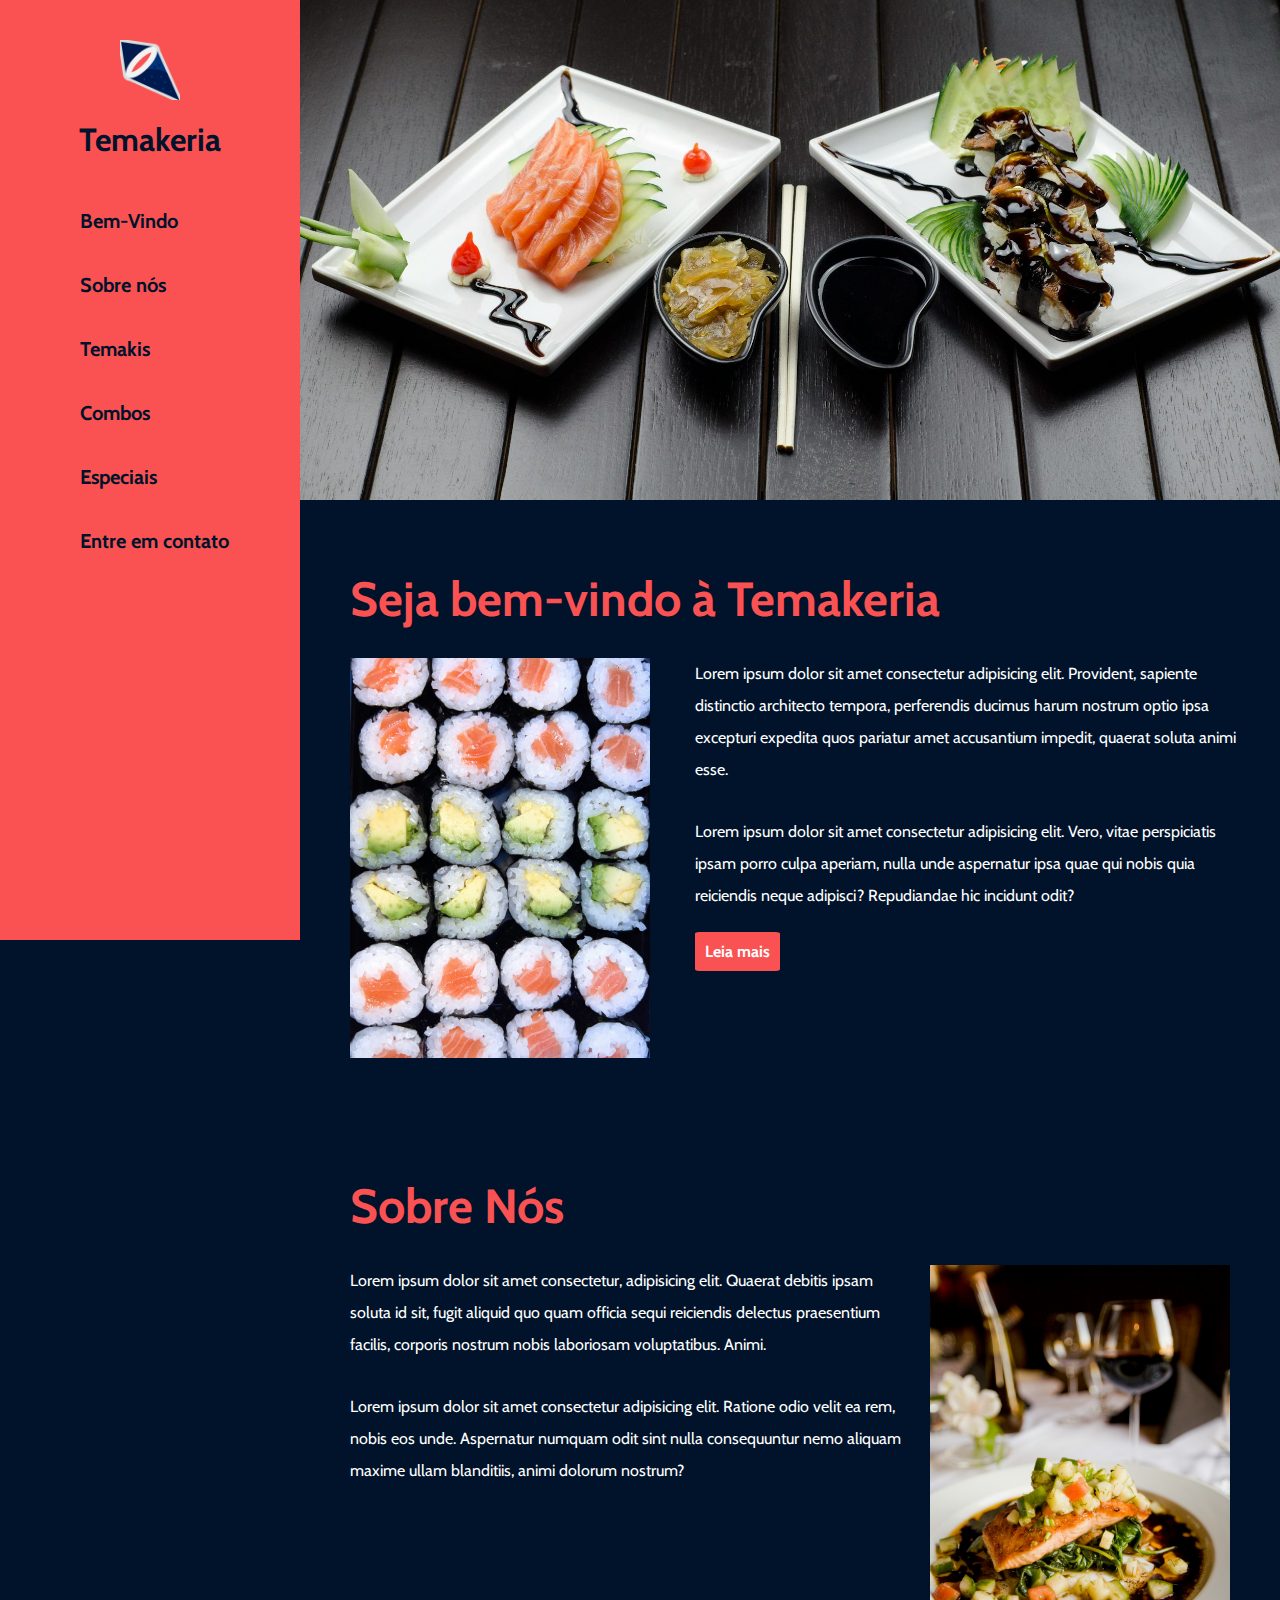
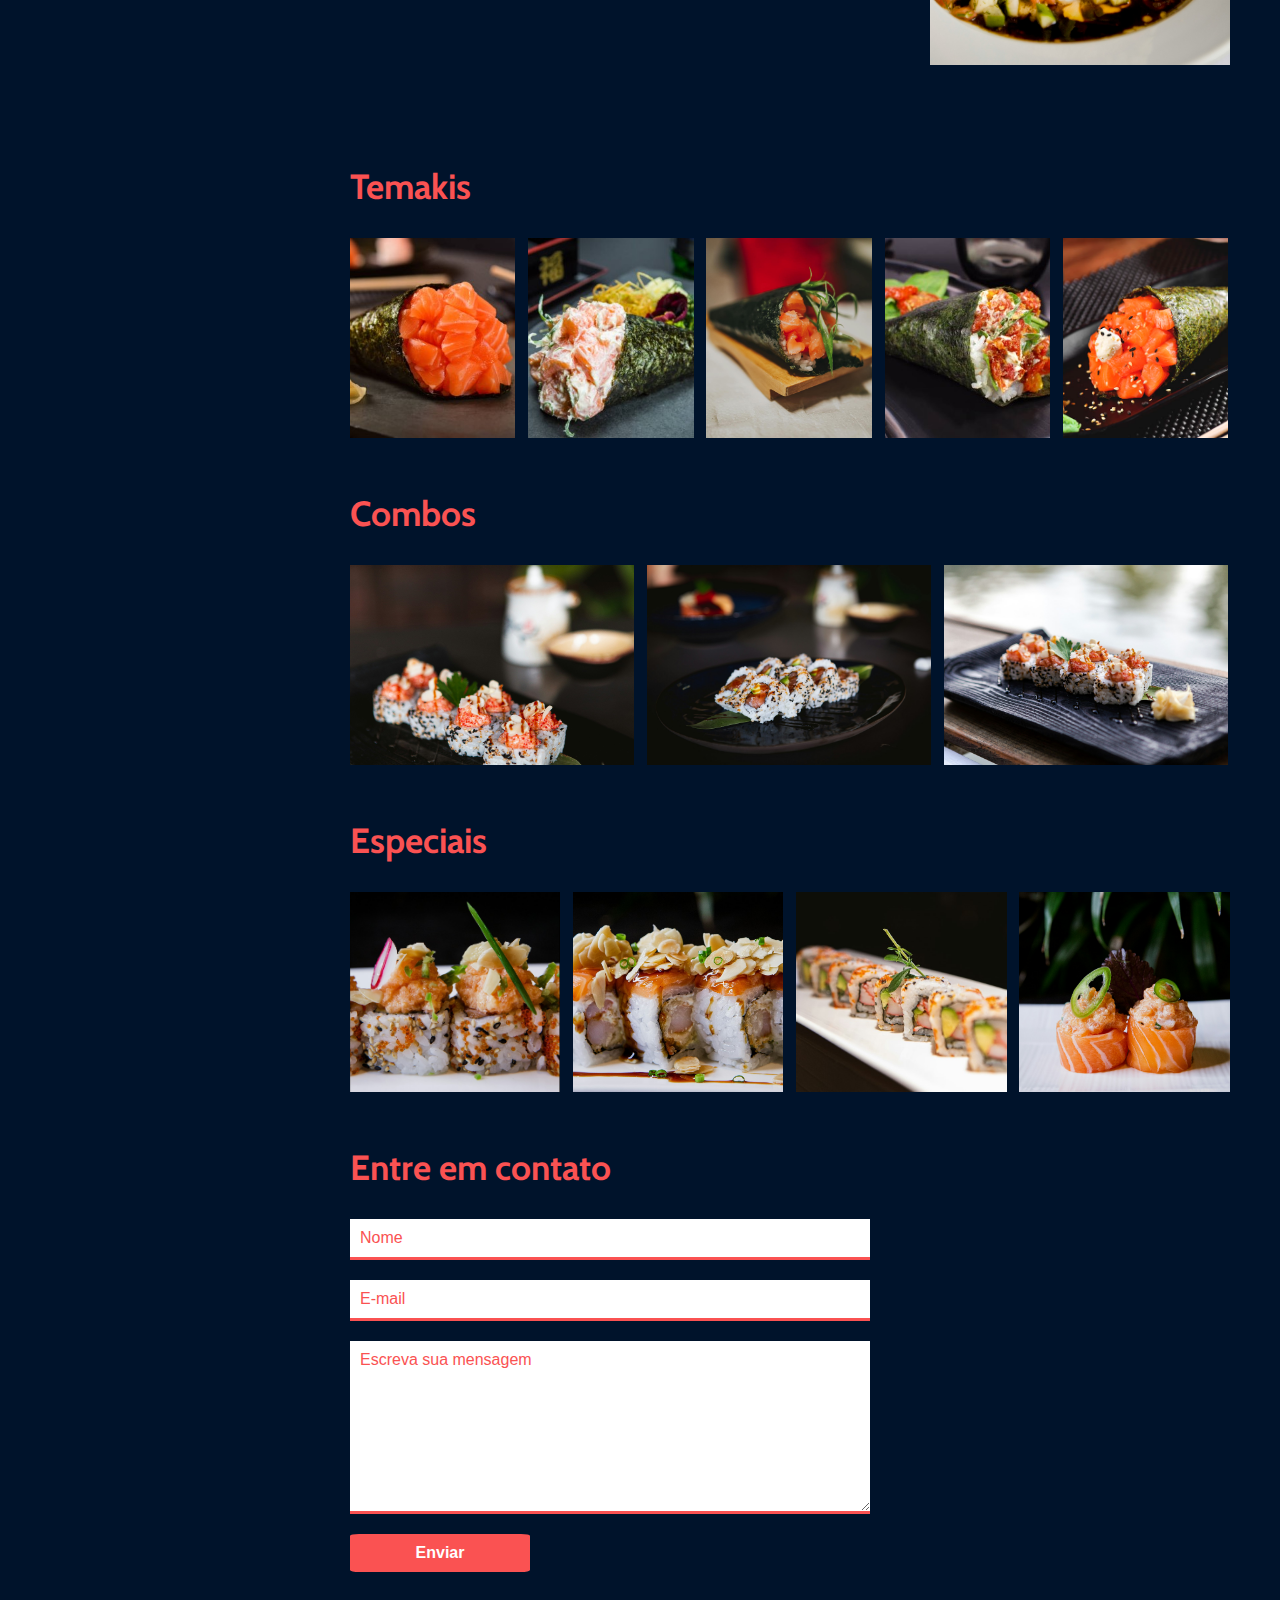
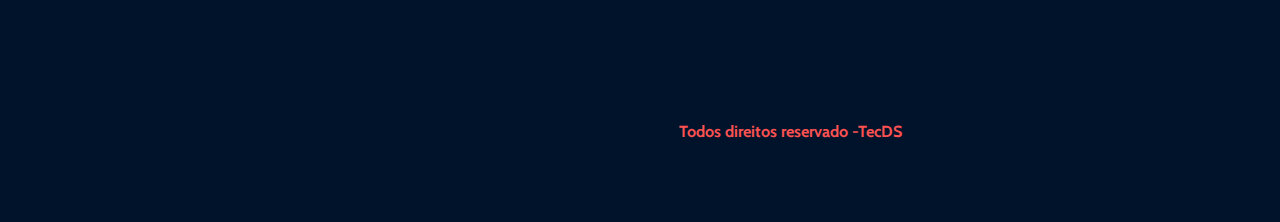
<file: index.html>
<!DOCTYPE html>
<html lang="pt-br">
<head>
    <meta charset="UTF-8">
    <meta name="viewport" content="width=device-width, initial-scale=1.0">
    <title>Temakeria Landing Page</title>
    <link rel="stylesheet" href="ccs/style.css">
    <link rel="stylesheet" href="css/reset.css">
</head>
<body>
    <!-- barra lateral de navegação -->
    <div class="container">
        <div id="sidebar">
            <div class="sidebar-container">
                <!-- logotipo temakeria -->
                <img class="logo-temakeria" src="img/stand.png" alt="Logo Temakeria">
                <h1>Temakeria</h1>
                <nav>
                    <ul>
                        <li><a href="#sessao-bemvindo">Bem-Vindo</a></li>
                        <li><a href="#sessao-sobre">Sobre nós</a></li>
                        <li><a href="#sessao-1">Temakis</a></li>
                        <li><a href="">Combos</a></li>
                        <li><a href="">Especiais</a></li>
                        <li><a href="">Entre em contato</a></li>
                    </ul>
                </nav>
            </div>
        </div>
        <div class="content">
            <main>
                <section id="sessao-bemvindo">
                    <div class="banner"></div>
                    <div class="sessao-bemvindo-content">
                        <h1>Seja bem-vindo à <b>Temakeria</b></h1>
                        <div class="sessao-minibanner"></div>
                        <div class="sessao-descricao">
                            <p>Lorem ipsum dolor sit amet consectetur adipisicing elit. Provident, sapiente distinctio architecto tempora, perferendis ducimus harum nostrum optio ipsa excepturi expedita quos pariatur amet accusantium impedit, quaerat soluta animi esse.</p>

                            <p>Lorem ipsum dolor sit amet consectetur adipisicing elit. Vero, vitae perspiciatis ipsam porro culpa aperiam, nulla unde aspernatur ipsa quae qui nobis quia reiciendis neque adipisci? Repudiandae hic incidunt odit?</p>
                            <a href="#" class="sessao-bemvindo-btn"> Leia mais</a>
                        </div>
                    </div>
                </section>
                <br>
                <!-- sessao sobre -->
                <section id="sessao-sobre">
                    <div class="sessao-content">
                        <h1>Sobre Nós</h1>
                        <div class="sessao-minibanner"></div>
                        <div class="sessao-descricao">
                            <p>Lorem ipsum dolor sit amet consectetur, adipisicing elit. Quaerat debitis ipsam soluta id sit, fugit aliquid quo quam officia sequi reiciendis delectus praesentium facilis, corporis nostrum nobis laboriosam voluptatibus. Animi.</p>

                            <p>Lorem ipsum dolor sit amet consectetur adipisicing elit. Ratione odio velit ea rem, nobis eos unde. Aspernatur numquam odit sint nulla consequuntur nemo aliquam maxime ullam blanditiis, animi dolorum nostrum?</p> 
                                             
                        </div>
                    </div>
                </section>

                <section id="sessao-1">
                    <h2>Temakis</h2>
                    <div class="fotos1-imgs banner-galeria" id="img1"></div>
                    <div class="fotos1-imgs banner-galeria" id="img2"></div>
                    <div class="fotos1-imgs banner-galeria" id="img3"></div>
                    <div class="fotos1-imgs banner-galeria" id="img4"></div>
                    <div class="fotos1-imgs banner-galeria" id="img5"></div>
                </section>
                <section id="sessao-2">
                    <h2>Combos</h2>
                    <div class="fotos2-imgs banner-galeria" id="img6"></div>
                    <div class="fotos2-imgs banner-galeria" id="img7"></div>
                    <div class="fotos2-imgs banner-galeria" id="img8"></div>
                </section>
                <section id="sessao-3">
                    <h2>Especiais</h2>
                    <div class="fotos3-imgs banner-galeria" id="img9"></div>
                    <div class="fotos3-imgs banner-galeria" id="img10"></div>
                    <div class="fotos3-imgs banner-galeria" id="img11"></div>
                    <div class="fotos3-imgs banner-galeria" id="img12"></div>
                </section>

                <section id="sessao-contato">
                    <h2>Entre em contato</h2>
                    <form id="form-contato">
                        <input type="text" name="name" placeholder="Nome">
                        <input type="email" name="email" placeholder="E-mail">
                        <textarea name="message" placeholder="Escreva sua mensagem"></textarea>
                        <input type="submit" value="Enviar">
                    </form>
                </section>

                <footer>
                    <p>Todos direitos reservado -TecDS</p>
                </footer>
            </main>
        </div>
    </div>    
</body>
</html>
</file>
<file: ccs/style.css>
/* Importa a fonte 'Cabin' do Google Fonts para ser usada no site */
@import url('https://fonts.googleapis.com/css2?family=Cabin:ital,wght@0,400..700;1,400..700&display=swap');

/* Define o estilo do corpo da página */
body{
	font-family: "Cabin", sans-serif; /* Aplica a fonte importada */
	color: #FFF; /* Define a cor do texto como branco */
	background-color: #00132B; /* Define o fundo da página como azul escuro */
}

/* Define a transição suave para links ao serem interagidos */
a {
	transition: .5s; /* Transição de 0,5s ao interagir com links */
}

/* Estilos para a barra lateral (sidebar) */

#sidebar {
	position: fixed; /* Fixa a sidebar na tela, independente do scroll */
	height: 100%; /* Define a altura total da página */
	width: 300px; /* Define a largura da sidebar */
	background-color: #FA5252; /* Cor de fundo vermelho */
	padding-top: 40px; /* Espaçamento superior da sidebar */
}

/* Estilo do título (h1) dentro da sidebar */
#sidebar h1 {
	color: #00132B; /* Cor do texto (azul escuro) */
	font-size: 32px; /* Tamanho da fonte do título */
	text-align: center; /* Centraliza o texto */
	margin-top: 20px; /* Espaçamento superior */
	margin-bottom: 30px; /* Espaçamento inferior */
}

/* Estilo dos links na sidebar */
#sidebar a {
	color: #00132B; /* Cor do link (azul escuro) */
	text-decoration: none; /* Remove o sublinhado dos links */
	font-size: 20px; /* Tamanho da fonte dos links */
	font-weight: bold; /* Define os links em negrito */
	margin-left: 10px; /* Espaçamento à esquerda dos links */
}

/* Muda a cor do link ao passar o mouse */
#sidebar a:hover {
	color: #00327C; /* Cor azul mais clara ao passar o mouse */
}

/* Estilo dos itens de lista (li) dentro da sidebar */
#sidebar li {
	padding: 20px; /* Espaçamento interno dos itens */
}

/* Centraliza o conteúdo da sidebar */
.sidebar-container {
	position: relative; /* Define posição relativa para o container */
	margin-left: auto;
	margin-right: auto;
	width: 200px; /* Largura do container */
}

/* Estilo para o logo da Temakeria */
.logo-temakeria {
	width: 60px; /* Define largura da imagem do logo */
	height: 60px; /* Define altura da imagem */
	display: block; /* Exibe como bloco */
	position: relative;
	margin-left: auto;
	margin-right: auto; /* Centraliza o logo */
}

/* Estilos para o conteúdo principal */
.content {
	position: absolute;
	left: 300px; /* Espaçamento à esquerda para acomodar a sidebar */
	width: calc(100% - 300px); /* Largura ajustada para o restante da página */
}
/* Define as cores e o espaçamento padrão dos títulos dentro do conteúdo */
.content h1, .content h2 {
	color: #FA5252; /* Cor vermelha */
	margin-bottom: 30px; /* Espaçamento inferior */
}

/* Define o tamanho de fonte do título principal (h1) */
.content h1 {
	font-size: 48px; /* Tamanho grande para o h1 */
}

/* Define o tamanho de fonte do subtítulo (h2) */
.content h2 {
	font-size: 35px; /* Tamanho menor que o h1 */
}

/* Define o espaçamento à esquerda para seções */
section {
	padding-left: 50px; /* Espaçamento interno à esquerda */
}

/* Estilos para a seção de boas-vindas */

/* Remove o espaçamento à esquerda da seção de boas-vindas */
#sessao-bemvindo {
	padding-left: 0;
}

/* Define o espaçamento à esquerda dentro do conteúdo da seção de boas-vindas */
.sessao-bemvindo-content {
	padding-left: 50px;
}

/* Estilo para o banner da seção de boas-vindas */
#sessao-bemvindo .banner {
	height: 500px; /* Altura fixa do banner */
	background-image: url('../img/banner2.jpg'); /* Imagem de fundo */
	background-position: center; /* Centraliza a imagem */
	background-size: cover; /* Cobre todo o banner */
}

/* Estilo do título h1 na seção de boas-vindas */
#sessao-bemvindo h1 {
	margin-top: 70px; /* Espaçamento superior */
}

/* Clearfix para a seção de boas-vindas e sobre, garantindo que o layout flua corretamente */
#sessao-bemvindo::after, #sessao-sobre::after {
	content: ""; /* Elemento vazio */
	display: block;
	clear: both; /* Impede que o float afete o próximo conteúdo */
	margin-bottom: 100px; /* Espaçamento inferior */
}

/* Mini-banner da seção */
.sessao-minibanner {
	width: 300px; /* Largura fixa */
	height: 400px; /* Altura fixa */
	background-image: url('../img/banner3.jpg'); /* Imagem de fundo */
	background-position: center; /* Centraliza a imagem */
	background-size: cover; /* Cobre todo o mini-banner */
	float: left; /* Faz o mini-banner flutuar à esquerda */
}

/* Estilo para a descrição da seção */
.sessao-descricao {
	position: absolute; /* Posiciona o elemento de forma absoluta */
	left: 370px; /* Define a posição à esquerda */
	padding-right: 30px; /* Espaçamento interno à direita */
}

/* Estilo para os parágrafos dentro da descrição */
.sessao-descricao p {
	line-height: 2; /* Aumenta o espaçamento entre linhas */
	font-size: 16px; /* Define o tamanho da fonte */
	margin-bottom: 30px; /* Espaçamento inferior */
	margin-left: 25px; /* Espaçamento à esquerda */
}

/* Estilo para os botões da seção de boas-vindas e do formulário */
.sessao-bemvindo-btn, form input[type=submit] {
	background-color: #FA5252; /* Fundo vermelho */
	color: #FFF; /* Texto branco */
	text-decoration: none; /* Remove o sublinhado */
	padding: 10px; /* Espaçamento interno */
	transition: .5s; /* Transição suave ao interagir */
	width: 100px; /* Largura fixa */
	text-align: center; /* Centraliza o texto */
	font-size: 100%; /* Tamanho de fonte padrão */
	font-weight: bold; /* Negrito */
	border: none; /* Remove bordas */
	border-radius: 5%; /* Bordas arredondadas */
	cursor: pointer; /* Muda o cursor para indicar clicável */
	margin-left: 25px; /* Espaçamento à esquerda */
}

/* Estilo para o efeito hover nos botões */
.sessao-bemvindo-btn:hover, form input[type=submit]:hover {
	background-color: #ff8080; /* Muda a cor de fundo ao passar o mouse */
}

/* Estilos para a seção "sobre" */

/* Estilo para o mini-banner da seção "sobre" */
#sessao-sobre .sessao-minibanner {
	float: right; /* Faz o mini-banner flutuar à direita */
	margin-right: 50px; /* Espaçamento à direita */
	background-image: url('../img/banner4.jpg'); /* Imagem de fundo */
}

/* Ajuste de posição e largura da descrição da seção "sobre" */
#sessao-sobre .sessao-descricao {
	position: absolute; /* Posiciona de forma absoluta */
	left: 25px; /* Define a posição à esquerda */
	width: calc(100% - 400px); /* Calcula a largura restante */
}

/* Estilos para a galeria */

/* Define o estilo das imagens da galeria */
.banner-galeria {
	background-position: center; /* Centraliza a imagem */
	background-size: cover; /* Cobre todo o espaço da galeria */
	display: inline-block; /* Exibe as imagens em linha */
	height: 200px; /* Define a altura das imagens */
}

/* Estilo das seções de galeria */
#sessao-1, #sessao-2, #sessao-3 {
	padding-right: 50px; /* Espaçamento à direita */
	margin-bottom: 50px; /* Espaçamento inferior */
}

/* Estilo das imagens da primeira galeria */
.fotos1-imgs {
	width: 18.8%; /* Define a largura de cada imagem */
	margin-left: .5%; /* Pequeno espaçamento à esquerda */
	margin-right: .5%; /* Pequeno espaçamento à direita */
}

/* Imagem 1 da primeira galeria */
#img1 {
	background-image: url('../img/galeria1.jpg'); /* Imagem de fundo */
	margin-left: 0; /* Sem margem à esquerda */
}

/* Imagem 2 da primeira galeria */
#img2 {
	background-image: url('../img/galeria2.jpg'); /* Imagem de fundo */
}

/* Imagem 3 da primeira galeria */
#img3 {
	background-image: url('../img/galeria3.jpg'); /* Imagem de fundo */
}

/* Imagem 4 da primeira galeria */
#img4 {
	background-image: url('../img/galeria4.jpg'); /* Imagem de fundo */
}

/* Imagem 5 da primeira galeria */
#img5 {
	background-image: url('../img/galeria5.jpg'); /* Imagem de fundo */
	margin-right: 0; /* Sem margem à direita */
}

/* Estilo das imagens da segunda galeria */
.fotos2-imgs {
	width: 32.3%; /* Define a largura das imagens */
	margin-left: .5%; /* Pequeno espaçamento à esquerda */
	margin-right: .5%; /* Pequeno espaçamento à direita */
}

/* Imagem 6 da segunda galeria */
#img6 {
	background-image: url('../img/galeria6.jpg'); /* Imagem de fundo */
	margin-left: 0; /* Sem margem à esquerda */
}

/* Imagem 7 da segunda galeria */
#img7 {
	background-image: url('../img/galeria7.jpg'); /* Imagem de fundo */
}

/* Imagem 8 da segunda galeria */
#img8 {
	background-image: url('../img/galeria8.jpg'); /* Imagem de fundo */
	margin-right: 0; /* Sem margem à direita */
}

/* Estilo das imagens da terceira galeria */
.fotos3-imgs {
	width: 23.9%; /* Define a largura das imagens */
	margin-left: .5%; /* Pequeno espaçamento à esquerda */
	margin-right: .5%; /* Pequeno espaçamento à direita */
}

/* Imagem 9 da terceira galeria */
#img9 {
	background-image: url('../img/galeria9.jpg'); /* Imagem de fundo */
	margin-left: 0; /* Sem margem à esquerda */
}

/* Imagem 10 da terceira galeria */
#img10 {
	background-image: url('../img/galeria10.jpg'); /* Imagem de fundo */
}

/* Imagem 11 da terceira galeria */
#img11 {
	background-image: url('../img/galeria11.jpg'); /* Imagem de fundo */
}

/* Imagem 12 da terceira galeria */
#img12 {
	background-image: url('../img/galeria12.jpg'); /* Imagem de fundo */
	margin-right: 0; /* Sem margem à direita */
}
/* Estilos para a seção de contato */

/* Define a largura máxima do formulário de contato */
#form-contato {
	width: 500px;
}

/* Estilos para os inputs de texto, e-mail e textarea dentro do formulário de contato */
#form-contato input[type=text], #form-contato input[type=email], #form-contato textarea {
	display: block; /* Mostra os campos como blocos, ocupando toda a largura */
	border-bottom: 3px solid #FA5252; /* Adiciona uma borda inferior vermelha */
	padding: 10px; /* Espaçamento interno */
	margin-bottom: 20px; /* Espaçamento inferior entre os campos */
	width: 100%; /* O campo ocupa 100% da largura do contêiner */
	font-size: 16px; /* Define o tamanho da fonte */
	font-family: 'Open sans', sans-serif; /* Define a fonte utilizada */
}

/* Estilos para quando os inputs ou textarea estiverem focados */
#form-contato input[type=text]:focus, #form-contato input[type=email]:focus, #form-contato textarea:focus {
	border-color: #FA5252; /* Mantém a cor da borda vermelha ao focar */
}

/* Define a altura do campo textarea */
#form-contato textarea {
	height: 150px; /* Altura fixa do textarea */
}

/* Estilo para o placeholder dentro dos campos do formulário */
#form-contato ::placeholder {
	color: #FA5252; /* Cor vermelha para o placeholder */
}

/* Estilos para o botão de envio do formulário */
#form-contato input[type=submit] {
	margin-left: 0; /* Remove a margem à esquerda */
	font-size: 16px; /* Tamanho da fonte */
	width: 180px; /* Largura fixa do botão */
}

/* Estilos para o rodapé */

/* Define a altura e o espaçamento superior do rodapé */
footer {
	height: 100px; /* Altura do rodapé */
	padding-top: 150px; /* Espaçamento superior */
	color: #FA5252; /* Cor do texto no rodapé */
}

/* Estilos para o parágrafo dentro do rodapé */
footer p {
	text-align: center; /* Centraliza o texto */
	font-weight: bold; /* Define o texto em negrito */
}

/* Estilos para a responsividade em dispositivos móveis com largura máxima de 768px */
@media (max-width: 768px) {

    /* Ajuste da barra lateral em dispositivos móveis */
    #sidebar {
        width: 100%; /* A barra lateral ocupa 100% da largura */
        height: auto; /* Altura ajustável */
        position: relative; /* Posição relativa para ajustar no layout */
        padding: 20px 0; /* Espaçamento superior e inferior */
        text-align: center; /* Centraliza o conteúdo */
    }

    /* Centraliza e ajusta o contêiner da logo e navegação */
    .sidebar-container {
        width: 100%; /* O contêiner ocupa toda a largura */
        margin: 0; /* Remove margens */
    }

    /* Ajusta a margem inferior da logo */
    .logo-temakeria {
        margin-bottom: 20px; /* Espaçamento inferior */
    }

    /* Remove margem inferior dos títulos h1 na barra lateral */
	#sidebar h1 {
		margin-bottom: 0;
	}

    /* Remove o espaçamento interno da lista de navegação */
    #sidebar ul {
        padding: 0;
    }

    /* Exibe os itens da lista de navegação em linha */
    #sidebar li {
        display: inline-block;
        padding: 10px 20px; /* Espaçamento ao redor dos itens */
    }

    /* Ajusta o tamanho da fonte dos links na barra lateral */
	#sidebar a {
		font-size: 14px; /* Fonte menor para dispositivos móveis */
	}

    /* Ajusta o banner na seção de boas-vindas */
	#sessao-bemvindo .banner {
		height: 500px; /* Altura do banner */
		background-image: url('../img/banner2.jpg'); /* Imagem de fundo */
		background-position: 10%; /* Ajusta a posição da imagem */
		background-size: cover; /* A imagem cobre todo o banner */
	}

    /* Ajusta o conteúdo geral da página */
    .content {
        position: relative;
        left: 0;
		padding: 0;	 /* Remove espaçamento interno */
        width: 100%; /* O conteúdo ocupa toda a largura */
    }

    /* Centraliza o conteúdo da seção de boas-vindas */
	.sessao-bemvindo-content {
		padding-left: 20px; /* Espaçamento à esquerda */
		display: flex;
		flex-direction: column;
		align-items: center; /* Centraliza os itens */
	}

    /* Ajusta o tamanho da fonte do título h1 */
	.content h1 {
		font-size: 34px; /* Fonte menor para dispositivos móveis */
	}

    /* Ajusta o parágrafo da seção de descrição */
	.sessao-descricao p {
		font-size: 14px; /* Tamanho da fonte reduzido */
		margin-top: 30px; /* Espaçamento superior */
		text-align: justify; /* Texto justificado */
	}

    /* Ajusta o tamanho do mini-banner */
	.sessao-minibanner {
		width: 230px; /* Largura reduzida */
		height: 100px; /* Altura reduzida */
		background-position: 50% 65%; /* Ajuste da posição da imagem */
	}

    /* Ajusta a posição da descrição da seção */
	.sessao-descricao {
		position: relative; /* Posição relativa */
		left: 0px; /* Sem deslocamento à esquerda */
		padding-right: 30px; /* Espaçamento interno à direita */
	}

    /* Remove o float do mini-banner na seção "sobre" */
	#sessao-sobre .sessao-minibanner {
		float: none; /* Remove o flutuamento */
		margin-right: 0px; /* Sem margem à direita */
	}

    /* Ajusta a largura e altura da descrição na seção "sobre" */
	#sessao-sobre .sessao-descricao {
		width: 80%; /* Largura de 80% */
		height: auto; /* Altura ajustável */
		margin-right: 50px; /* Espaçamento à direita */
	}

    /* Ajusta o tamanho da fonte do subtítulo h2 */
	.content h2 {
		font-size: 30px; /* Fonte menor para dispositivos móveis */
	}

    /* Ajustes para as seções e o rodapé */
	#sessao-1, #sessao-2, #sessao-3, #sessao-contato, footer {
		position: relative;
		top: 400px; /* Deslocamento para baixo */
	}

    /* Ajusta a largura das imagens na primeira galeria */
	.fotos1-imgs {
		width: 31%; /* Largura ajustada para dispositivos móveis */
	}

    /* Ajusta a largura das imagens específicas na primeira galeria */
	#img4, #img5 {
		width: 47%; /* Largura aumentada para essas imagens */
	}

    /* Ajusta a largura das imagens na segunda galeria */
	.fotos2-imgs {
		width: 30%; /* Largura ajustada para dispositivos móveis */
	}

    /* Ajusta a largura das imagens na terceira galeria */
	.fotos3-imgs {
		width: 22%; /* Largura ajustada para dispositivos móveis */
	}

    /* Ajusta o formulário de contato em dispositivos móveis */
    #form-contato {
        width: 200px; /* Largura reduzida para dispositivos móveis */
        height: auto; /* Altura ajustável */
    }

    /* Ajusta o rodapé para dispositivos móveis */
    footer {
        padding-top: 50px; /* Reduz o espaçamento superior */
    }
}
</file>
